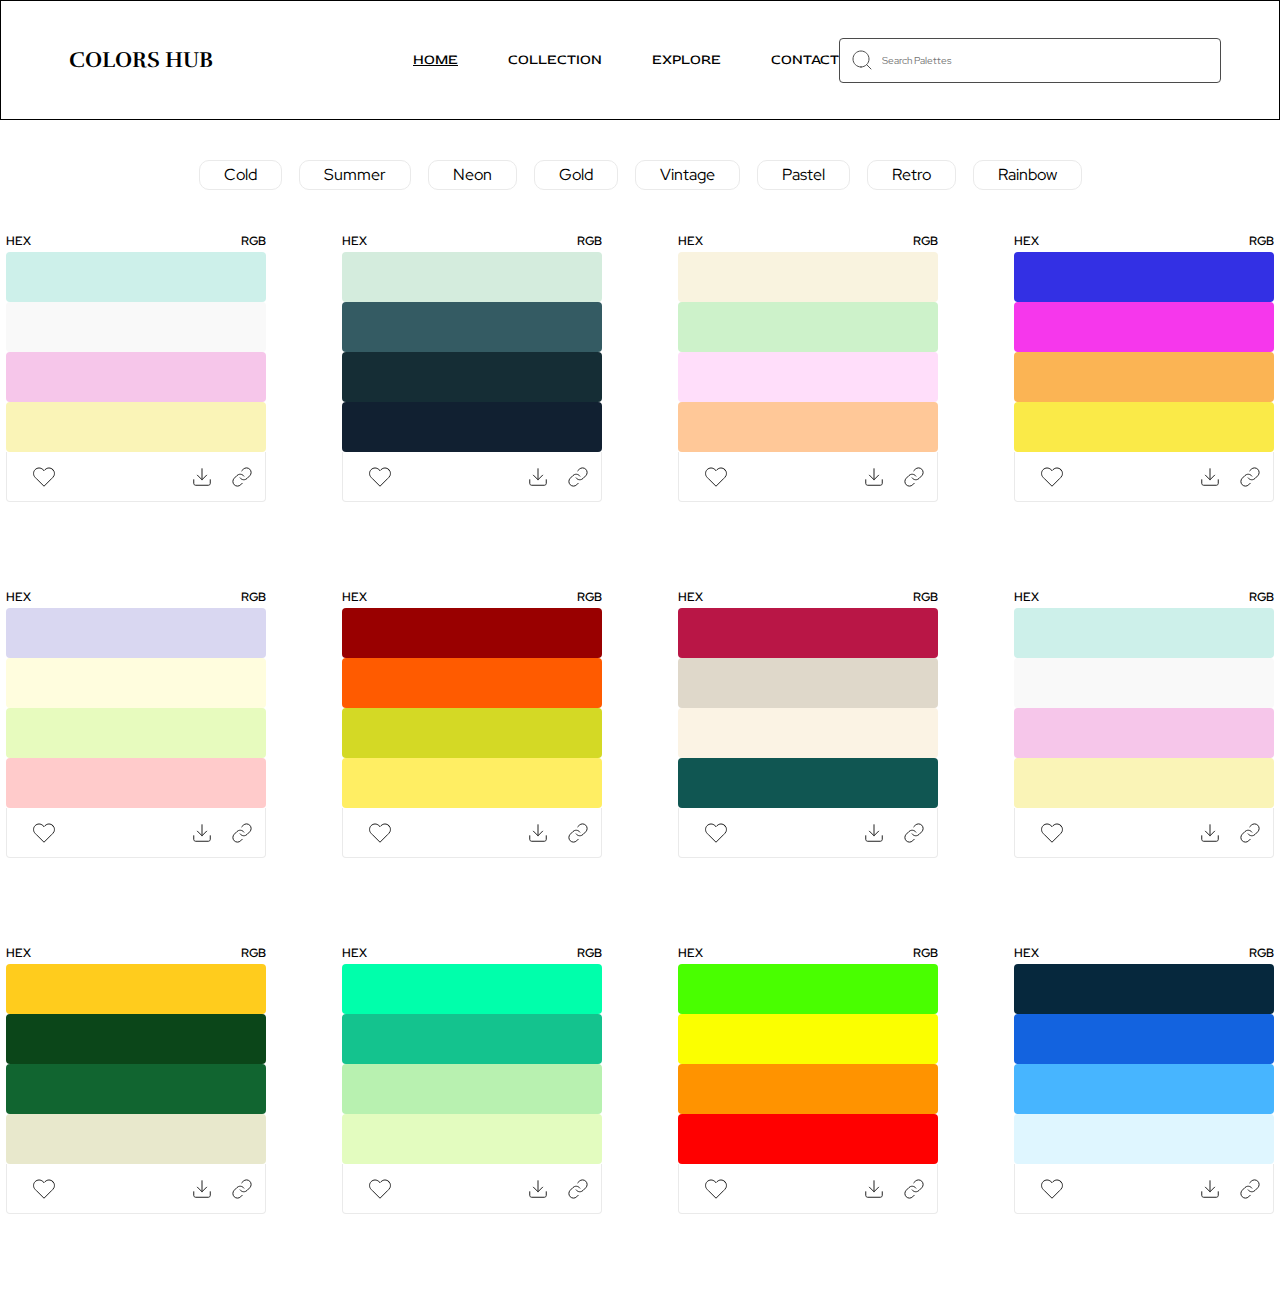
<file: index.html>
<!DOCTYPE html>
<html lang="en">
<head>
    <meta charset="UTF-8">
    <meta http-equiv="X-UA-Compatible" content="IE=edge">
    <meta name="viewport" content="width=device-width, initial-scale=1.0">
    <link rel="stylesheet" href="static/CSS/reset.css">
    <link rel="stylesheet" href="static/CSS/styles.css">
    <title>Home</title>
</head>
<body>
    <header>
        <div>
            <a class="logo" href="index.html">
                <p>
                    colors
                </p>
                &nbsp;
                <p>
                    hub
                </p>
            </a>   
        </div>
        <nav>
            <ul>
                <li class="active">
                    <a href="index.html">home</a>
                </li>
                <li>
                    <a href="collection.html">collection</a>
                </li>
                <li>
                    <a href="#">explore</a>
                </li>
                <li>
                    <a href="#">contact</a>
                </li>
            </ul>
        </nav>
        <div class="search_bar">
            <img class="search_icon" src="static/images/search.svg" alt="">
            <input type="text" placeholder="Search Palettes">
        </div>
    </header>
    <main> 
        <div class="variations"> 
            <p> 
                Cold
            </p> 
            <p> 
                summer
            </p> 
            <p> 
                neon
            </p> 
            <p> 
                gold
            </p> 
            <p> 
                vintage
            </p> 
            <p> 
                pastel
            </p> 
            <p> 
                retro
            </p> 
            <p> 
                rainbow
            </p> 
        </div> 
        <div class="collor_cards">
            <div class="card_1">
                <div class="div1">
                    <p>
                        HEX
                    </p>
                    <p>
                        RGB
                    </p>
                </div>
                <div class="div2">
                </div>
                <div class="div3">
                </div>
                <div class="div4">
                </div>
                <div class="div5">
                </div>
                <div class="div2_hover">
                    <p class="p1">#CDF0EA</p>
                    <p class="p2">205, 240, 234</p>
                </div>
                <div class="div3_hover">
                    <p class="p1">#F9F9F9</p>
                    <p class="p2">249, 249, 249</p>
                </div>
                <div class="div4_hover">
                    <p class="p1">#F6C6EA</p>
                    <p class="p2">246, 198, 234</p>
                </div>
                <div class="div5_hover">
                    <p class="p1">#FAF4B7</p>
                    <p class="p2">250, 244, 183</p>
                </div>
                <div class="actions">
                        <img class="like" src="static/images/like.svg" alt="like icon">
                        <img class="download" src="static/images/Download_icon.svg" alt="download icon">
                        <img class="share" src="static/images/share.svg" alt="share icon">
                </div>
            </div>
            <div class="card_2">
                <div class="div1">
                    <p>
                        HEX
                    </p>
                    <p>
                        RGB
                    </p>
                </div>
                <div class="div2">
                </div>
                <div class="div3">
                </div>
                <div class="div4">
                </div>
                <div class="div5">
                </div>
                <div class="div2_hover">
                    <p class="p1">#D4ECDD</p>
                    <p class="p2">212, 236, 221</p>
                </div>
                <div class="div3_hover">
                    <p class="p1">#345B63</p>
                    <p class="p2">52, 91, 99</p>
                </div>
                <div class="div4_hover">
                    <p class="p1">#152D35</p>
                    <p class="p2">21, 45, 53</p>
                </div>
                <div class="div5_hover">
                    <p class="p1">#112031</p>
                    <p class="p2">17, 32, 49</p>
                </div>
                <div class="actions">
                    <img class="like" src="static/images/like.svg" alt="like icon">
                    <img class="download" src="static/images/Download_icon.svg" alt="download icon">
                    <img class="share" src="static/images/share.svg" alt="share icon">
                </div>
            </div>
            <div class="card_3">
                <div class="div1">
                    <p>
                        HEX
                    </p>
                    <p>
                        RGB
                    </p>
                </div>
                <div class="div2">
                </div>
                <div class="div3">
                </div>
                <div class="div4">
                </div>
                <div class="div5">
                </div>
                <div class="div2_hover">
                    <p class="p1">#F9F3DF</p>
                    <p class="p2">249, 243, 223</p>
                </div>
                <div class="div3_hover">
                    <p class="p1">#CDF2CA</p>
                    <p class="p2">205, 242, 202</p>
                </div>
                <div class="div4_hover">
                    <p class="p1">#FFDEFA</p>
                    <p class="p2">255, 222, 250</p>
                </div>
                <div class="div5_hover">
                    <p class="p1">#FFC898</p>
                    <p class="p2">255, 200, 152</p>
                </div>
                <div class="actions">
                    <img class="like" src="static/images/like.svg" alt="like icon">
                    <img class="download" src="static/images/Download_icon.svg" alt="download icon">
                    <img class="share" src="static/images/share.svg" alt="share icon">
                </div>
            </div>
            <div class="card_4">
                <div class="div1">
                    <p>
                        HEX
                    </p>
                    <p>
                        RGB
                    </p>
                </div>
                <div class="div2">
                </div>
                <div class="div3">
                </div>
                <div class="div4">
                </div>
                <div class="div5">
                </div>
                <div class="div2_hover">
                    <p class="p1">#3330E4</p>
                    <p class="p2">51, 48, 228</p>
                </div>
                <div class="div3_hover">
                    <p class="p1">#F637EC</p>
                    <p class="p2">246, 55, 236</p>
                </div>
                <div class="div4_hover">
                    <p class="p1">#FBB454</p>
                    <p class="p2">251, 180, 84</p>
                </div>
                <div class="div5_hover">
                    <p class="p1">#FAEA48</p>
                    <p class="p2">250, 234, 72</p>
                </div>
                <div class="actions">
                    <img class="like" src="static/images/like.svg" alt="like icon">
                    <img class="download" src="static/images/Download_icon.svg" alt="download icon">
                    <img class="share" src="static/images/share.svg" alt="share icon">
                </div>
            </div>
            <div class="card_5">
                <div class="div1">
                    <p>
                        HEX
                    </p>
                    <p>
                        RGB
                    </p>
                </div>
                <div class="div2">
                </div>
                <div class="div3">
                </div>
                <div class="div4">
                </div>
                <div class="div5">
                </div>
                <div class="div2_hover">
                    <p class="p1">#D9D7F1</p>
                    <p class="p2">217, 215, 241</p>
                </div>
                <div class="div3_hover">
                    <p class="p1">#FFFDDE</p>
                    <p class="p2">255, 253, 222</p>
                </div>
                <div class="div4_hover">
                    <p class="p1">#E7FBBE</p>
                    <p class="p2">231, 251, 190</p>
                </div>
                <div class="div5_hover">
                    <p class="p1">#FFCBCB</p>
                    <p class="p2">250, 244, 183</p>
                </div>
                <div class="actions">
                    <img class="like" src="static/images/like.svg" alt="like icon">
                    <img class="download" src="static/images/Download_icon.svg" alt="download icon">
                    <img class="share" src="static/images/share.svg" alt="share icon">
                </div>
            </div>
            <div class="card_6">
                <div class="div1">
                    <p>
                        HEX
                    </p>
                    <p>
                        RGB
                    </p>
                </div>
                <div class="div2">
                </div>
                <div class="div3">
                </div>
                <div class="div4">
                </div>
                <div class="div5">
                </div>
                <div class="div2_hover">
                    <p class="p1">#990000</p>
                    <p class="p2">153, 0, 0</p>
                </div>
                <div class="div3_hover">
                    <p class="p1">#FF5B00</p>
                    <p class="p2">255, 91, 0</p>
                </div>
                <div class="div4_hover">
                    <p class="p1">#D4D925</p>
                    <p class="p2">212, 217, 37</p>
                </div>
                <div class="div5_hover">
                    <p class="p1">#FFEE63</p>
                    <p class="p2">255, 238, 99</p>
                </div>
                <div class="actions">
                    <img class="like" src="static/images/like.svg" alt="like icon">
                    <img class="download" src="static/images/Download_icon.svg" alt="download icon">
                    <img class="share" src="static/images/share.svg" alt="share icon">
                </div>
            </div>
            <div class="card_7">
                <div class="div1">
                    <p>
                        HEX
                    </p>
                    <p>
                        RGB
                    </p>
                </div>
                <div class="div2">
                </div>
                <div class="div3">
                </div>
                <div class="div4">
                </div>
                <div class="div5">
                </div>
                <div class="div2_hover">
                    <p class="p1">#B91646</p>
                    <p class="p2">185, 22, 70</p>
                </div>
                <div class="div3_hover">
                    <p class="p1">#DFD8CA</p>
                    <p class="p2">223, 216, 202</p>
                </div>
                <div class="div4_hover">
                    <p class="p1">#FBF3E4</p>
                    <p class="p2">251, 243, 228</p>
                </div>
                <div class="div5_hover">
                    <p class="p1">#105652</p>
                    <p class="p2">16, 86, 82</p>
                </div>
                <div class="actions">
                    <img class="like" src="static/images/like.svg" alt="like icon">
                    <img class="download" src="static/images/Download_icon.svg" alt="download icon">
                    <img class="share" src="static/images/share.svg" alt="share icon">
                </div>
            </div>
            <div class="card_8">
                <div class="div1">
                    <p>
                        HEX
                    </p>
                    <p>
                        RGB
                    </p>
                </div>
                <div class="div2">
                </div>
                <div class="div3">
                </div>
                <div class="div4">
                </div>
                <div class="div5">
                </div>
                <div class="div2_hover">
                    <p class="p1">#CDF0EA</p>
                    <p class="p2">205, 240, 234</p>
                </div>
                <div class="div3_hover">
                    <p class="p1">#F9F9F9</p>
                    <p class="p2">249, 249, 249</p>
                </div>
                <div class="div4_hover">
                    <p class="p1">#F6C6EA</p>
                    <p class="p2">246, 198, 234</p>
                </div>
                <div class="div5_hover">
                    <p class="p1">#FAF4B7</p>
                    <p class="p2">250, 244, 183</p>
                </div>
                <div class="actions">
                        <img class="like" src="static/images/like.svg" alt="like icon">
                        <img class="download" src="static/images/Download_icon.svg" alt="download icon">
                        <img class="share" src="static/images/share.svg" alt="share icon">
                </div>
            </div>
            <div class="card_9">
                <div class="div1">
                    <p>
                        HEX
                    </p>
                    <p>
                        RGB
                    </p>
                </div>
                <div class="div2">
                </div>
                <div class="div3">
                </div>
                <div class="div4">
                </div>
                <div class="div5">
                </div>
                <div class="div2_hover">
                    <p class="p1">#FFCC1D</p>
                    <p class="p2">255, 204, 29</p>
                </div>
                <div class="div3_hover">
                    <p class="p1">#0B4619</p>
                    <p class="p2">11, 70, 25</p>
                </div>
                <div class="div4_hover">
                    <p class="p1">#116530</p>
                    <p class="p2">17, 101, 48</p>
                </div>
                <div class="div5_hover">
                    <p class="p1">#E8E8CC</p>
                    <p class="p2">232, 232, 204</p>
                </div>
                <div class="actions">
                    <img class="like" src="static/images/like.svg" alt="like icon">
                    <img class="download" src="static/images/Download_icon.svg" alt="download icon">
                    <img class="share" src="static/images/share.svg" alt="share icon">
                </div>
            </div>
            <div class="card_10">
                <div class="div1">
                    <p>
                        HEX
                    </p>
                    <p>
                        RGB
                    </p>
                </div>
                <div class="div2">
                </div>
                <div class="div3">
                </div>
                <div class="div4">
                </div>
                <div class="div5">
                </div>
                <div class="div2_hover">
                    <p class="p1">#CDF0EA</p>
                    <p class="p2">205, 240, 234</p>
                </div>
                <div class="div3_hover">
                    <p class="p1">#F9F9F9</p>
                    <p class="p2">249, 249, 249</p>
                </div>
                <div class="div4_hover">
                    <p class="p1">#F6C6EA</p>
                    <p class="p2">246, 198, 234</p>
                </div>
                <div class="div5_hover">
                    <p class="p1">#FAF4B7</p>
                    <p class="p2">250, 244, 183</p>
                </div>
                <div class="actions">
                    <img class="like" src="static/images/like.svg" alt="like icon">
                    <img class="download" src="static/images/Download_icon.svg" alt="download icon">
                    <img class="share" src="static/images/share.svg" alt="share icon">
                </div>
            </div>
            <div class="card_11">
                <div class="div1">
                    <p>
                        HEX
                    </p>
                    <p>
                        RGB
                    </p>
                </div>
                <div class="div2">
                </div>
                <div class="div3">
                </div>
                <div class="div4">
                </div>
                <div class="div5">
                </div>
                <div class="div2_hover">
                    <p class="p1">#49FF00</p>
                    <p class="p2">73, 255, 0</p>
                </div>
                <div class="div3_hover">
                    <p class="p1">#FBFF00</p>
                    <p class="p2">251, 255, 0</p>
                </div>
                <div class="div4_hover">
                    <p class="p1">#FF9300</p>
                    <p class="p2">255, 147, 0</p>
                </div>
                <div class="div5_hover">
                    <p class="p1">#FF0000</p>
                    <p class="p2">255, 0, 0</p>
                </div>
                <div class="actions">
                    <img class="like" src="static/images/like.svg" alt="like icon">
                    <img class="download" src="static/images/Download_icon.svg" alt="download icon">
                    <img class="share" src="static/images/share.svg" alt="share icon">
                </div>
            </div>
            <div class="card_12">
                <div class="div1">
                    <p>
                        HEX
                    </p>
                    <p>
                        RGB
                    </p>
                </div>
                <div class="div2">
                </div>
                <div class="div3">
                </div>
                <div class="div4">
                </div>
                <div class="div5">
                </div>
                <div class="div2_hover">
                    <p class="p1">#06283D</p>
                    <p class="p2">6, 40, 61</p>
                </div>
                <div class="div3_hover">
                    <p class="p1">#1363DF</p>
                    <p class="p2">19, 99, 223</p>
                </div>
                <div class="div4_hover">
                    <p class="p1">#47B5FF</p>
                    <p class="p2">71, 181, 255</p>
                </div>
                <div class="div5_hover">
                    <p class="p1">#DFF6FF</p>
                    <p class="p2">223, 246, 255</p>
                </div>
                <div class="actions">
                    <img class="like" src="static/images/like.svg" alt="like icon">
                    <img class="download" src="static/images/Download_icon.svg" alt="download icon">
                    <img class="share" src="static/images/share.svg" alt="share icon">
                </div>
            </div>
        </div>
    </main>
    <script src="static/js/script.js"></script>
</body>
</html>
</file>
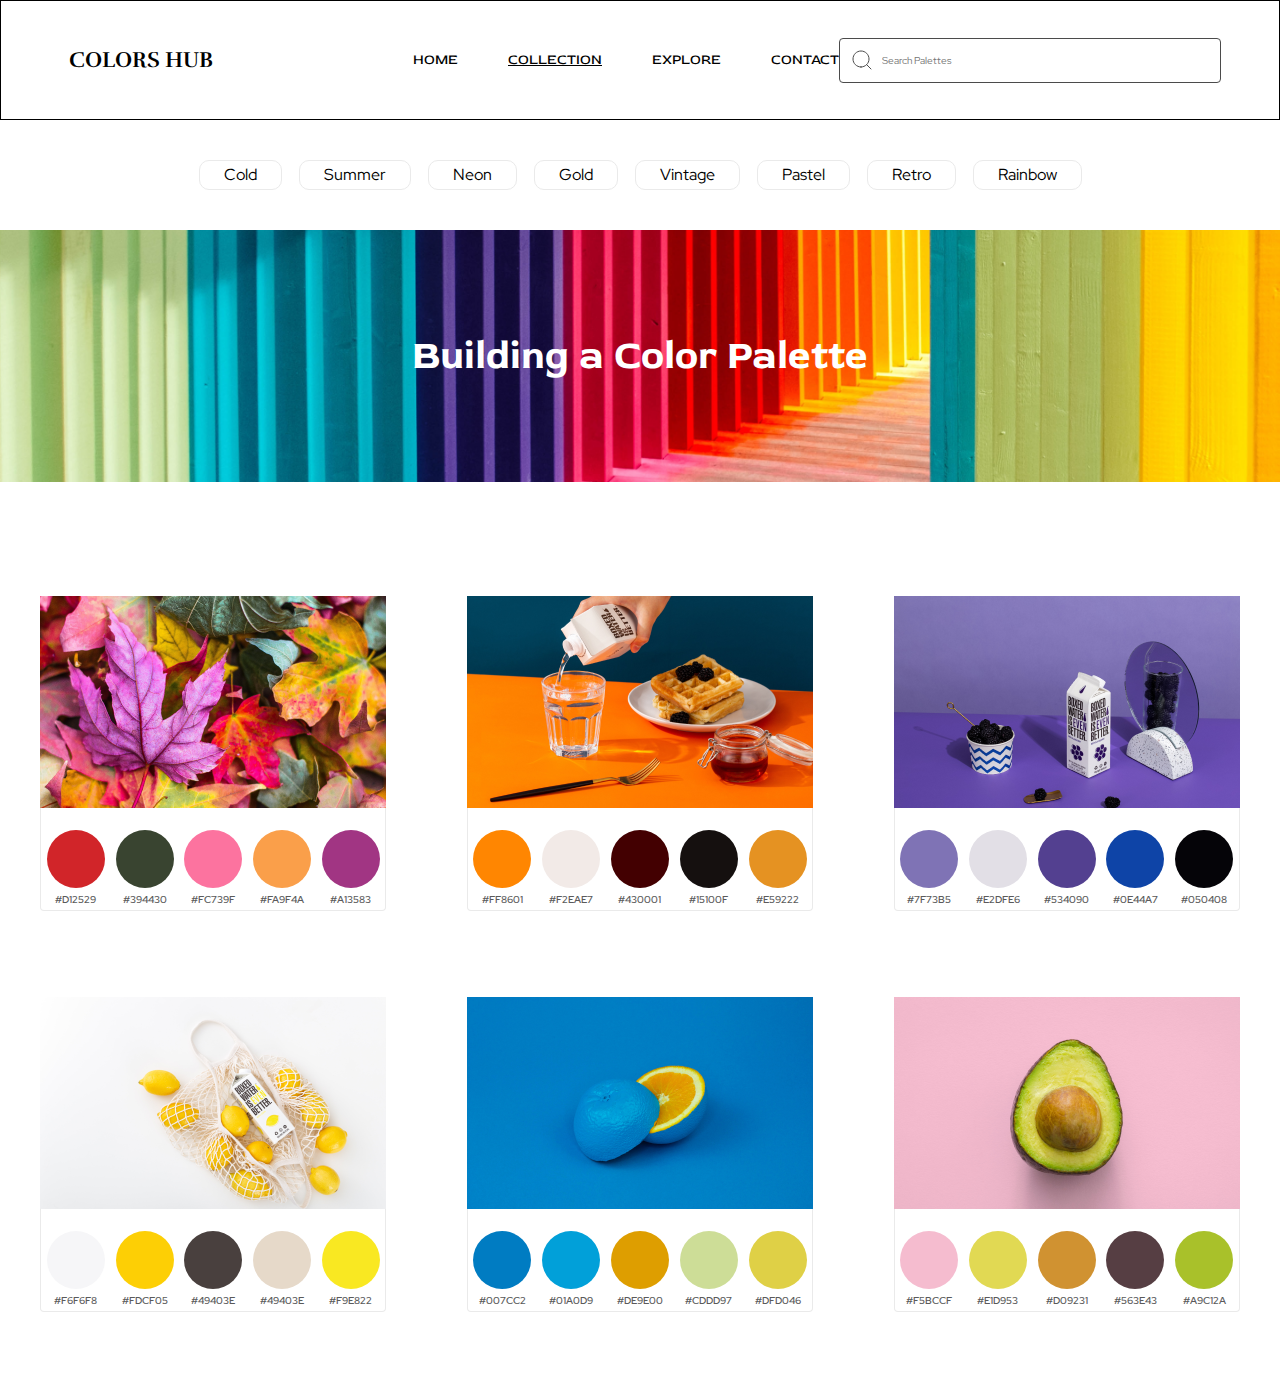
<file: collection.html>
<!DOCTYPE html>
<html lang="en">
<head>
    <meta charset="UTF-8">
    <meta http-equiv="X-UA-Compatible" content="IE=edge">
    <meta name="viewport" content="width=device-width, initial-scale=1.0">
    <link rel="stylesheet" href="static/CSS/collection.css">
    <link rel="stylesheet" href="static/CSS/reset.css">
    <link rel="stylesheet" href="static/CSS/styles.css">
    <title>Collection</title>
</head>
<body>
    <header>
        <div>
            <a class="logo" href="index.html">
                <p>
                    colors
                </p>
                &nbsp;
                <p>
                    hub
                </p>
            </a>   
        </div>
        <nav>
            <ul>
                <li class="home">
                    <a href="index.html">home</a>
                </li>
                <li class="active">
                    <a href="collection.html">collection</a>
                </li>
                <li>
                    <a href="#">explore</a>
                </li>
                <li>
                    <a href="#">contact</a>
                </li>
            </ul>
        </nav>
        <div class="search_bar">
            <img class="search_icon" src="static/images/search.svg" alt="search icon">
            <input type="text" placeholder="Search Palettes">
        </div>
    </header>
    <main>
        <div class="variations"> 
            <p> 
                Cold
            </p> 
            <p> 
                summer
            </p> 
            <p> 
                neon
            </p> 
            <p> 
                gold
            </p> 
            <p> 
                vintage
            </p> 
            <p> 
                pastel
            </p> 
            <p> 
                retro
            </p> 
            <p> 
                rainbow
            </p> 
        </div>
        <div class="palette_wrapper">
            <h1>
                Building a Color Palette
            </h1>
            <img class="collor_palette" src="static/images/collor_palette.png" alt="">
        </div>
        <div class="picker_cards">
            <div class="picker_card_1">
                <img src="static/images/card1.png" alt="img1">
                <div class="pick_collor">
                    <div class="selectable_colors">
                        <div class="collor1">
                        </div>
                        <p>#D12529</p>
                    </div>
                    <div class="selectable_colors">
                        <div class="collor2">
                        </div>
                        <p>#394430</p>
                    </div>
                    <div class="selectable_colors">
                        <div class="collor3">
                        </div>
                        <p>#FC739F</p>
                    </div>
                    <div class="selectable_colors">
                        <div class="collor4">
                        </div>
                        <p>#FA9F4A</p>
                    </div>
                    <div class="selectable_colors">
                        <div class="collor5">
                        </div>
                        <p>#A13583</p>
                    </div>
                </div>
            </div>
            <div class="picker_card_2">
                <img src="static/images/card2.png" alt="img2">
                <div class="pick_collor">
                    <div class="selectable_colors">
                        <div class="collor6">
                        </div>
                        <p>#FF8601</p>
                    </div>
                    <div class="selectable_colors">
                        <div class="collor7">
                        </div>
                        <p>#F2EAE7</p>
                    </div>
                    <div class="selectable_colors">
                        <div class="collor8">
                        </div>
                        <p>#430001</p>
                    </div>
                    <div class="selectable_colors">
                        <div class="collor9">
                        </div>
                        <p>#15100F</p>
                    </div>
                    <div class="selectable_colors">
                        <div class="collor10">
                        </div>
                        <p>#E59222</p>
                    </div>
                </div>
            </div>
            <div class="picker_card_3">
                <img src="static/images/card3.png" alt="img3">
                <div class="pick_collor">
                    <div class="selectable_colors">
                        <div class="collor11">
                        </div>
                        <p>#7F73B5</p>
                    </div>
                    <div class="selectable_colors">
                        <div class="collor12">
                        </div>
                        <p>#E2DFE6</p>
                    </div>
                    <div class="selectable_colors">
                        <div class="collor13">
                        </div>
                        <p>#534090</p>
                    </div>
                    <div class="selectable_colors">
                        <div class="collor14">
                        </div>
                        <p>#0E44A7</p>
                    </div>
                    <div class="selectable_colors">
                        <div class="collor15">
                        </div>
                        <p>#050408</p>
                    </div>
                </div>
            </div>
            <div class="picker_card_4">
                <img src="static/images/card4.png" alt="img4">
                <div class="pick_collor">
                    <div class="selectable_colors">
                        <div class="collor16">
                        </div>
                        <p>#F6F6F8</p>
                    </div>
                    <div class="selectable_colors">
                        <div class="collor17">
                        </div>
                        <p>#FDCF05</p>
                    </div>
                    <div class="selectable_colors">
                        <div class="collor18">
                        </div>
                        <p>#49403E</p>
                    </div>
                    <div class="selectable_colors">
                        <div class="collor19">
                        </div>
                        <p>#49403E</p>
                    </div>
                    <div class="selectable_colors">
                        <div class="collor20">
                        </div>
                        <p>#F9E822</p>
                    </div>
                </div>
            </div>
            <div class="picker_card_5">
                <img src="static/images/card5.png" alt="img5">
                <div class="pick_collor">
                    <div class="selectable_colors">
                        <div class="collor21">
                        </div>
                        <p>#007CC2</p>
                    </div>
                    <div class="selectable_colors">
                        <div class="collor22">
                        </div>
                        <p>#01A0D9</p>
                    </div>
                    <div class="selectable_colors">
                        <div class="collor23">
                        </div>
                        <p>#DE9E00</p>
                    </div>
                    <div class="selectable_colors">
                        <div class="collor24">
                        </div>
                        <p>#CDDD97</p>
                    </div>
                    <div class="selectable_colors">
                        <div class="collor25">
                        </div>
                        <p>#DFD046</p>
                    </div>
                </div>
            </div>
            <div class="picker_card_6">
                <img src="static/images/card6.png" alt="img6">
                <div class="pick_collor">
                    <div class="selectable_colors">
                        <div class="collor26">
                        </div>
                        <p>#F5BCCF</p>
                    </div>
                    <div class="selectable_colors">
                        <div class="collor27">
                        </div>
                        <p>#E1D953</p>
                    </div>
                    <div class="selectable_colors">
                        <div class="collor28">
                        </div>
                        <p>#D09231</p>
                    </div>
                    <div class="selectable_colors">
                        <div class="collor29">
                        </div>
                        <p>#563E43</p>
                    </div>
                    <div class="selectable_colors">
                        <div class="collor30">
                        </div>
                        <p>#A9C12A</p>
                    </div>
                </div>
            </div>
        </div>
    </main>
</body>
</html>
</file>
<file: static/CSS/styles.css>
header{
    text-transform: uppercase;
    display: flex;
    align-items: center;
    justify-content: space-between;
    height: 120px;
    border: 1px solid black;
    position: relative;
}

.active{
    text-decoration: underline;
}

.logo{
    display: flex;
    margin-left: 68px;
    font-family: "rufina_bold";
    font-size: 22px;
}

header nav ul{
    display: flex;
    font-size: 14px;
    font-family: "red_rose_regular";
}

header nav{
    margin-left: 200px;
}

header nav ul li:not(:first-child){
    margin-left: 50px;
}

.search_bar{
    position: relative;
    display: flex;
    margin-right: 68px;
}

.search_bar input{
    width: 336px;
    height: 41px;
    padding-left: 42px;
    border: 1px solid #4B4B4B;
    border-radius: 4px;
    color: #969494;
    font-size: 10px;
    font-family: "red_hat_regular";
}

.search_icon{
    position: absolute;
    align-self: center;
    margin-left: 11px;
}


main{
    display: flex;
    flex-direction: column;
    align-items: center;
}


.variations{
    text-transform: capitalize;
    display: flex;
    margin-top: 40px;
}

.variations p:not(:first-child){
    margin-left: 17px;
}


.variations p{
    padding: 6px 24px;
    border: 0.5px solid #EAEAEA;
    border-radius: 10px;
    font-size: 16px;
    font-family: "red_hat_regular";
    cursor: pointer;
}

.variations p:hover{
    transform: scale(1.1);
    background-color: #EAEAEA;
}

.collor_cards{
    display: grid;
    width: 100%;
    justify-content: space-around;
    grid-template-columns: 4;
    grid-template-rows: 3;
    grid-column-gap: 64px;
    grid-row-gap: 86px;
    margin-bottom: 120px;
}

.collor_cards div:not(:last-child){
    border-radius: 4px;
}
.collor_cards div:last-child{
    border-bottom-right-radius: 4px;
    border-bottom-left-radius: 4px;
}


.collor_cards .div1{
    font-size: 12px;
    font-family: "red_hat_semibold";
}


.card_1{
    width: 260px;
    height: 270px;
    display: grid;
    grid-template-columns: 1;
    grid-template-rows: 6;
    grid-area: 1/1/2/2;
}
.card_2{
    width: 260px;
    height: 270px;
    display: grid;
    grid-template-columns: 1;
    grid-template-rows: 6;
    grid-area: 1/2/2/3;
}
.card_3{
    width: 260px;
    height: 270px;
    display: grid;
    grid-template-columns: 1;
    grid-template-rows: 6;
    grid-area: 1/3/2/4;
}
.card_4{
    width: 260px;
    height: 270px;
    display: grid;
    grid-template-columns: 1;
    grid-template-rows: 6;
    grid-area: 1/4/2/5;
}
.card_5{
    width: 260px;
    height: 270px;
    display: grid;
    grid-template-columns: 1;
    grid-template-rows: 6;
    grid-area: 2/1/3/2;
}
.card_6{
    width: 260px;
    height: 270px;
    display: grid;
    grid-template-columns: 1;
    grid-template-rows: 6;
    grid-area: 2/2/3/3;
}
.card_7{
    width: 260px;
    height: 270px;
    display: grid;
    grid-template-columns: 1;
    grid-template-rows: 6;
    grid-area: 2/3/3/4;
}
.card_8{
    width: 260px;
    height: 270px;
    display: grid;
    grid-template-columns: 1;
    grid-template-rows: 6;
    grid-area: 2/4/3/5;
}

.card_9{
    width: 260px;
    height: 270px;
    display: grid;
    grid-template-columns: 1;
    grid-template-rows: 6;
    grid-area: 3/1/4/2;
}
.card_10{
    width: 260px;
    height: 270px;
    display: grid;
    grid-template-columns: 1;
    grid-template-rows: 6;
    grid-area: 3/2/4/3;
}
.card_11{
    width: 260px;
    height: 270px;
    display: grid;
    grid-template-columns: 1;
    grid-template-rows: 6;
    grid-area: 3/3/4/4;
}
.card_12{
    width: 260px;
    height: 270px;
    display: grid;
    grid-template-columns: 1;
    grid-template-rows: 6;
    grid-area: 3/4/4/5;
}











.p1{
    background-color: #D9D9D980;
    border-top-right-radius: 10px;
    border-bottom-left-radius: 4px;
    width: 67px;
    height: 20px;
    font-size: 12px;
    font-family: "red_hat_semibold";
    display: flex;
    align-items: center;
    justify-content: center;
}


.p2{
    background-color: #D9D9D980;
    border-top-left-radius: 10px;
    border-bottom-right-radius: 4px;
    width: 86px;
    height: 20px;
    font-size: 12px;
    font-family: "red_hat_semibold";
    display: flex;
    align-items: center;
    justify-content: center;
}


.div2:hover{
    opacity: 0;
}
.div3:hover{
    opacity: 0;
}
.div4:hover{
    opacity: 0;
}
.div5:hover{
    opacity: 0;
}



.div2_hover{
    grid-area: 2/1/3/2;
    margin-top: 5px;
    height: 50px;
    opacity: 0;
    display: flex;
    justify-content: space-between;
    align-items: flex-end;
}
.div3_hover{
    grid-area: 3/1/4/2;
    height: 50px;   
    opacity: 0;
    display: flex;
    justify-content: space-between;
    align-items: flex-end;
}
.div4_hover{
    grid-area: 4/1/5/2;
    height: 50px;
    opacity: 0;
    display: flex;
    justify-content: space-between;
    align-items: flex-end;
}
.div5_hover{
    grid-area: 5/1/6/2;
    height: 50px;
    opacity: 0;
    display: flex;
    justify-content: space-between;
    align-items: flex-end;
}



.div2_hover p{
    color: white;
}
.div3_hover p{
    color: white;
}
.div4_hover p{
    color: white;
}
.div5_hover p{
    color: white;
}


.div2_hover:hover{
    opacity:1;
}
.div3_hover:hover{
    opacity:1;
}
.div4_hover:hover{
    opacity:1;
}
.div5_hover:hover{
    opacity:1;
}



.div1{
    display: flex;
    justify-content: space-between;
    align-items: flex-end;
    margin-top: 45px;
    grid-area: 1/1/2/2;
}

.div2{
    grid-area: 2/1/3/2;
    margin-top: 5px;
    height: 50px;
}

.div3{
    grid-area: 3/1/4/2;
    height: 50px;
}

.div4{
    grid-area: 4/1/5/2;
    height: 50px;
}

.div5{
    grid-area: 5/1/6/2;
    height: 50px;
}

.actions{
    grid-area: 6/1/7/2;
    height: 50px;
    display: flex;
    align-items: center;
    border: 1px solid #EAEAEA;
    border-top: none;
}

.actions img{
    cursor: pointer;
}




.card_1 .div2{
    background-color: #CDF0EA;
}
.card_1 .div3{
    background-color: #F9F9F9;
}
.card_1 .div4{
    background-color: #F6C6EA;
}
.card_1 .div5{
    background-color: #FAF4B7;
}







.card_2 .div2{
    background-color: #D4ECDD;
}
.card_2 .div3{
    background-color: #345B63;
}
.card_2 .div4{
    background-color: #152D35;
}
.card_2 .div5{
    background-color: #112031;
}




.card_3 .div2{
    background-color: #F9F3DF;
}
.card_3 .div3{
    background-color: #CDF2CA;
}
.card_3 .div4{
    background-color:#FFDEFA;
}
.card_3 .div5{
    background-color: #FFC898;
}




.card_4 .div2{
    background-color:#3330E4;
}
.card_4 .div3{
    background-color:#F637EC;
}
.card_4 .div4{
    background-color: #FBB454;
}
.card_4 .div5{
    background-color: #FAEA48;
}




.card_5 .div2{
    background-color: #D9D7F1;
}
.card_5 .div3{
    background-color: #FFFDDE;
}
.card_5 .div4{
    background-color: #E7FBBE;
}
.card_5 .div5{
    background-color: #FFCBCB;
}








.card_6 .div2{
    background-color: #990000;
}
.card_6 .div3{
    background-color: #FF5B00;
}
.card_6 .div4{
    background-color: #D4D925;
}
.card_6 .div5{
    background-color: #FFEE63;
}







.card_7 .div2{
    background-color: #B91646;
}
.card_7 .div3{
    background-color: #DFD8CA;
}
.card_7 .div4{
    background-color: #FBF3E4;
}
.card_7 .div5{
    background-color: #105652;
}





.card_8 .div2{
    background-color: #CDF0EA;
}
.card_8 .div3{
    background-color: #F9F9F9;
}
.card_8 .div4{
    background-color: #F6C6EA;
}
.card_8 .div5{
    background-color: #FAF4B7;
}







.card_9 .div2{
    background-color: #FFCC1D;
}
.card_9 .div3{
    background-color: #0B4619;
}
.card_9 .div4{
    background-color: #116530;
}
.card_9 .div5{
    background-color: #E8E8CC;
}





.card_10 .div2{
    background-color: #00FFAB;
}
.card_10 .div3{
    background-color: #14C38E;
}
.card_10 .div4{
    background-color: #B8F1B0;
}
.card_10 .div5{
    background-color: #E3FCBF;
}





.card_11 .div2{
    background-color: #49FF00;
}
.card_11 .div3{
    background-color: #FBFF00;
}
.card_11 .div4{
    background-color: #FF9300;
}
.card_11 .div5{
    background-color: #FF0000;
}






.card_12 .div2{
    background-color: #06283D;
}
.card_12 .div3{
    background-color: #1363DF;
}
.card_12 .div4{
    background-color: #47B5FF;
}
.card_12 .div5{
    background-color: #DFF6FF;
}




.like{
    margin-left: 25.55px;
}
.download{
    margin-left: 138.3px;
}
.share{
    margin-left: 21.64px;

}









@font-face {
    font-family: "red_hat_regular";
    src: url(../fonts/RedHatDisplay-Regular.ttf);
}
@font-face {
    font-family: "red_hat_semibold";
    src: url(../fonts/RedHatDisplay-SemiBold.ttf);
}
@font-face {
    font-family: "red_rose_regular";
    src: url(../fonts/RedRose-Regular.ttf);
}
@font-face {
    font-family: "red_rose_bold";
    src: url(../fonts/RedRose-Bold.ttf);
}
@font-face {
    font-family: "rufina_bold";
    src: url(../fonts/Rufina-Bold.ttf);
}
</file>
<file: static/CSS/collection.css>
.palette_wrapper{
    width: 100%;
    margin-top: 40px;
    font-size: 40px;
    font-family: "red_rose_bold";
    position: relative;
    display: flex;
    justify-content: center;
    align-items: center;
    color: #FFFFFF;
}

.palette_wrapper:hover{
    opacity: 0.5;
}

h1{
    position: absolute;
}

.collor_palette{
    width: 100%;
}



.picker_cards{
    width: 100%;
    display: grid;
    justify-content: space-around;
    margin-top: 114px;
}


.picker_card_1, .picker_card_2, .picker_card_3, .picker_card_4, .picker_card_5, .picker_card_6{
    display: grid;
    width: 346px;
    height: 314px;
    margin-bottom: 87px;
}

.picker_card_1{
    grid-area: 1/1/2/2;
}
.picker_card_2{
    grid-area: 1/2/2/3;
}
.picker_card_3{
    grid-area: 1/3/2/4;
}
.picker_card_4{
    grid-area: 2/1/3/2;
}
.picker_card_5{
    grid-area: 2/2/3/3;
}
.picker_card_6{
    grid-area: 2/3/3/4;
}


.pick_collor{
    display: flex;
    justify-content: space-around;
    padding: 22px 0px;
    align-items: center;
    border-right: 1px solid #EAEAEA;
    border-bottom: 1px solid #EAEAEA;
    border-left: 1px solid #EAEAEA;
    border-bottom-left-radius: 4px;
    border-bottom-right-radius: 4px;
}


.pick_collor div{
    height: 58px;
    width: 58px;
    border-radius: 50px;
}







.collor1{
    background-color: #D12529;
}
.collor2{
    background-color: #394430;
}
.collor3{
    background-color: #FC739F;
}
.collor4{
    background-color: #FA9F4A;
}
.collor5{
    background-color: #A13583;
}
.collor6{
    background-color: #FF8601;
}
.collor7{
    background-color: #F2EAE7;
}
.collor8{
    background-color: #430001;
}
.collor9{
    background-color: #15100F;
}
.collor10{
    background-color: #E59222;
}
.collor11{
    background-color: #7F73B5;
}
.collor12{
    background-color: #E2DFE6;
}
.collor13{
    background-color: #534090;
}
.collor14{
    background-color: #0E44A7;
}
.collor15{
    background-color: #050408;
}
.collor16{
    background-color: #F6F6F8;
}
.collor17{
    background-color: #FDCF05;
}
.collor18{
    background-color: #49403E;
}
.collor19{
    background-color: #E6D9C9;
}
.collor20{
    background-color: #F9E822;
}
.collor21{
    background-color: #007CC2;
}
.collor22{
    background-color: #01A0D9;
}
.collor23{
    background-color: #DE9E00;
}
.collor24{
    background-color: #CDDD97;
}
.collor25{
    background-color: #DFD046;
}
.collor26{
    background-color: #F5BCCF;
}
.collor27{
    background-color: #E1D953;
}
.collor28{
    background-color: #D09231;
}
.collor29{
    background-color: #563E43;
}
.collor30{
    background-color: #A9C12A;
}







.collor1:hover{
    cursor: pointer;
    transform: scale(1.1);
}
.collor2:hover{
    cursor: pointer;
    transform: scale(1.1);
}
.collor3:hover{
    cursor: pointer;
    transform: scale(1.1);
}
.collor4:hover{
    cursor: pointer;
    transform: scale(1.1);
}
.collor5:hover{
    cursor: pointer;
    transform: scale(1.1);
}
.collor6:hover{
    cursor: pointer;
    transform: scale(1.1);
}
.collor7:hover{
    cursor: pointer;
    transform: scale(1.1);
}
.collor8:hover{
    cursor: pointer;
    transform: scale(1.1);
}
.collor9:hover{
    cursor: pointer;
    transform: scale(1.1);
}
.collor10:hover{
    cursor: pointer;
    transform: scale(1.1);
}
.collor11:hover{
    cursor: pointer;
    transform: scale(1.1);
}
.collor12:hover{
    cursor: pointer;
    transform: scale(1.1);
}
.collor13:hover{
    cursor: pointer;
    transform: scale(1.1);
}
.collor14:hover{
    cursor: pointer;
    transform: scale(1.1);
}
.collor15:hover{
    cursor: pointer;
    transform: scale(1.1);
}
.collor16:hover{
    cursor: pointer;
    transform: scale(1.1);
}
.collor17:hover{
    cursor: pointer;
    transform: scale(1.1);
}
.collor18:hover{
    cursor: pointer;
    transform: scale(1.1);
}
.collor19:hover{
    cursor: pointer;
    transform: scale(1.1);
}
.collor20:hover{
    cursor: pointer;
    transform: scale(1.1);
}
.collor21:hover{
    cursor: pointer;
    transform: scale(1.1);
}
.collor22:hover{
    cursor: pointer;
    transform: scale(1.1);
}
.collor23:hover{
    cursor: pointer;
    transform: scale(1.1);
}
.collor24:hover{
    cursor: pointer;
    transform: scale(1.1);
}
.collor25:hover{
    cursor: pointer;
    transform: scale(1.1);
}
.collor26:hover{
    cursor: pointer;
    transform: scale(1.1);
}
.collor27:hover{
    cursor: pointer;
    transform: scale(1.1);
}
.collor28:hover{
    cursor: pointer;
    transform: scale(1.1);
}
.collor29:hover{
    cursor: pointer;
    transform: scale(1.1);
}
.collor30:hover{
    cursor: pointer;
    transform: scale(1.1);
}



.selectable_colors p{
    margin-top: 7px;
    font-size: 10px;
    font-family: "red_hat_semibold";
    color: #5A5A5A;
    display: flex;
    justify-content: center;
}











@font-face {
    font-family: "red_hat_regular";
    src: url(../fonts/RedHatDisplay-Regular.ttf);
}
@font-face {
    font-family: "red_hat_semibold";
    src: url(../fonts/RedHatDisplay-SemiBold.ttf);
}
@font-face {
    font-family: "red_rose_regular";
    src: url(../fonts/RedRose-Regular.ttf);
}
@font-face {
    font-family: "red_rose_bold";
    src: url(../fonts/RedRose-Bold.ttf);
}
@font-face {
    font-family: "rufina_bold";
    src: url(../fonts/Rufina-Bold.ttf);
}
</file>
